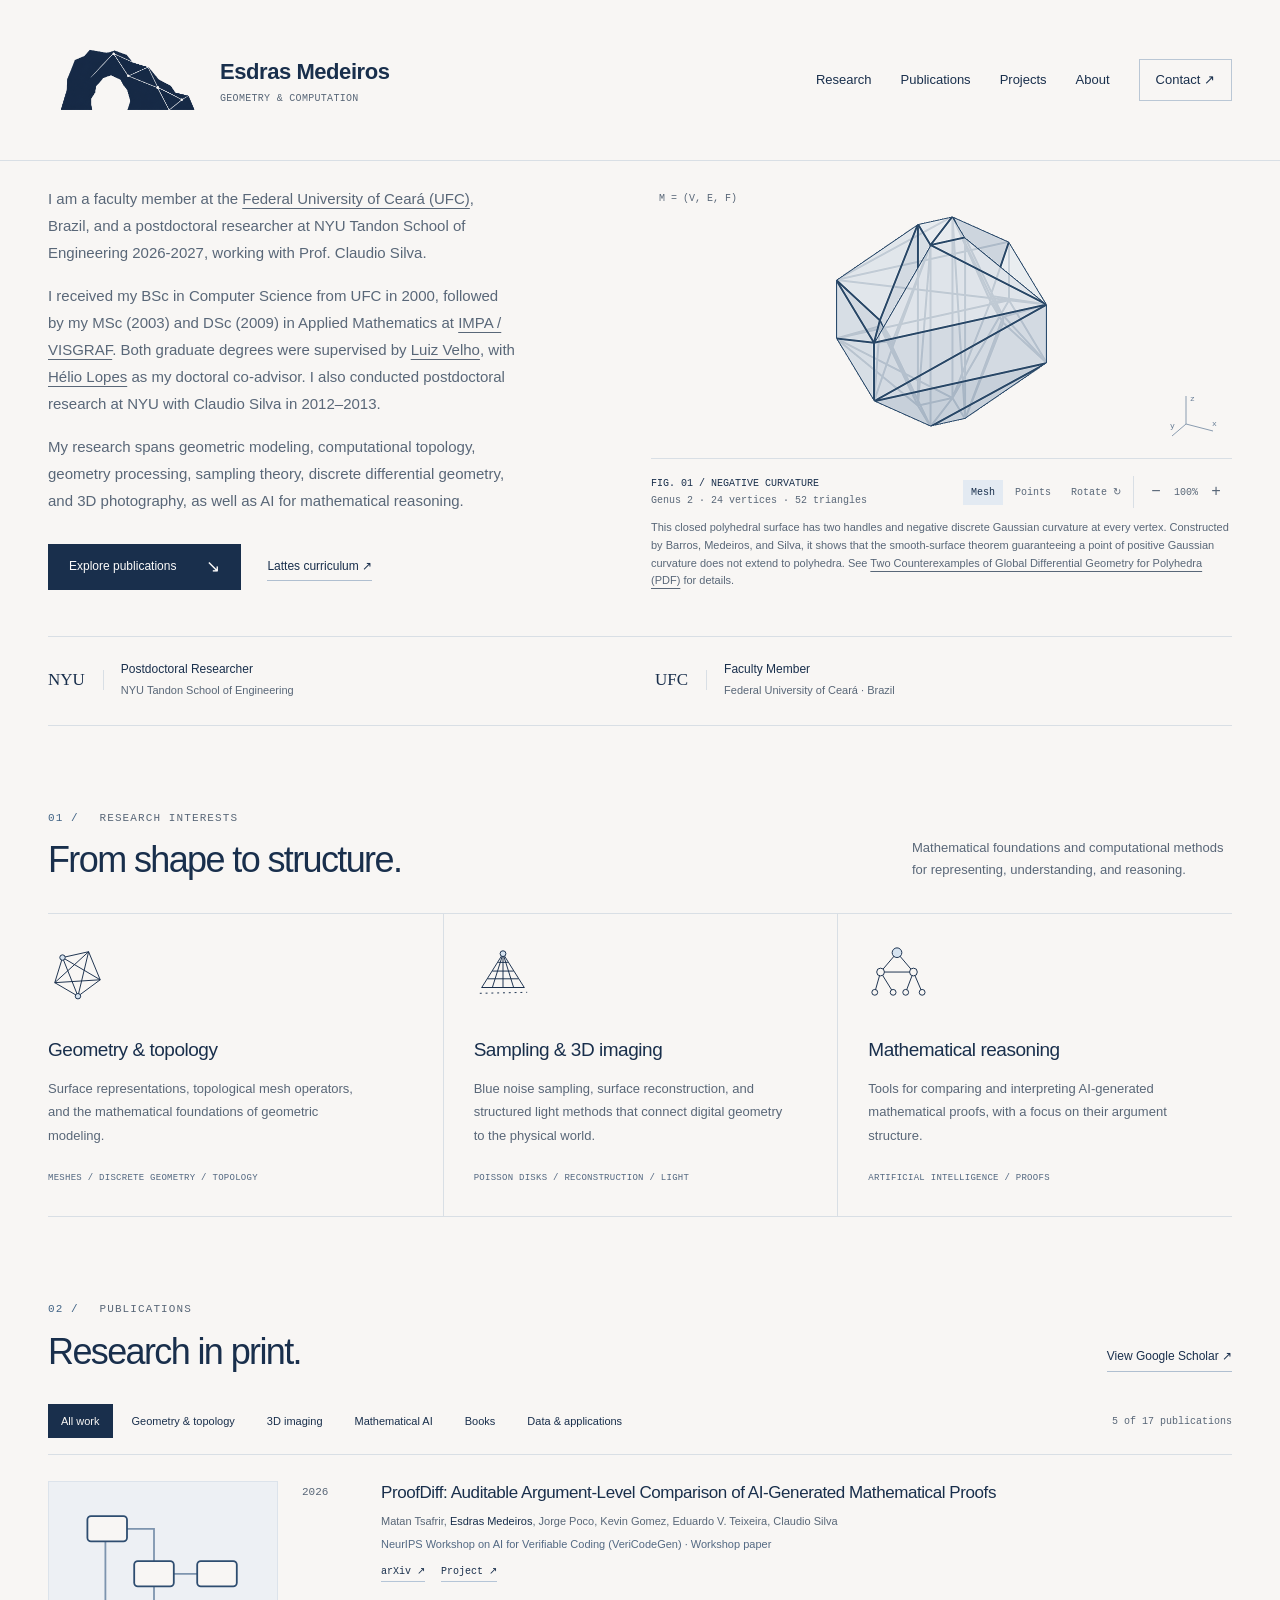
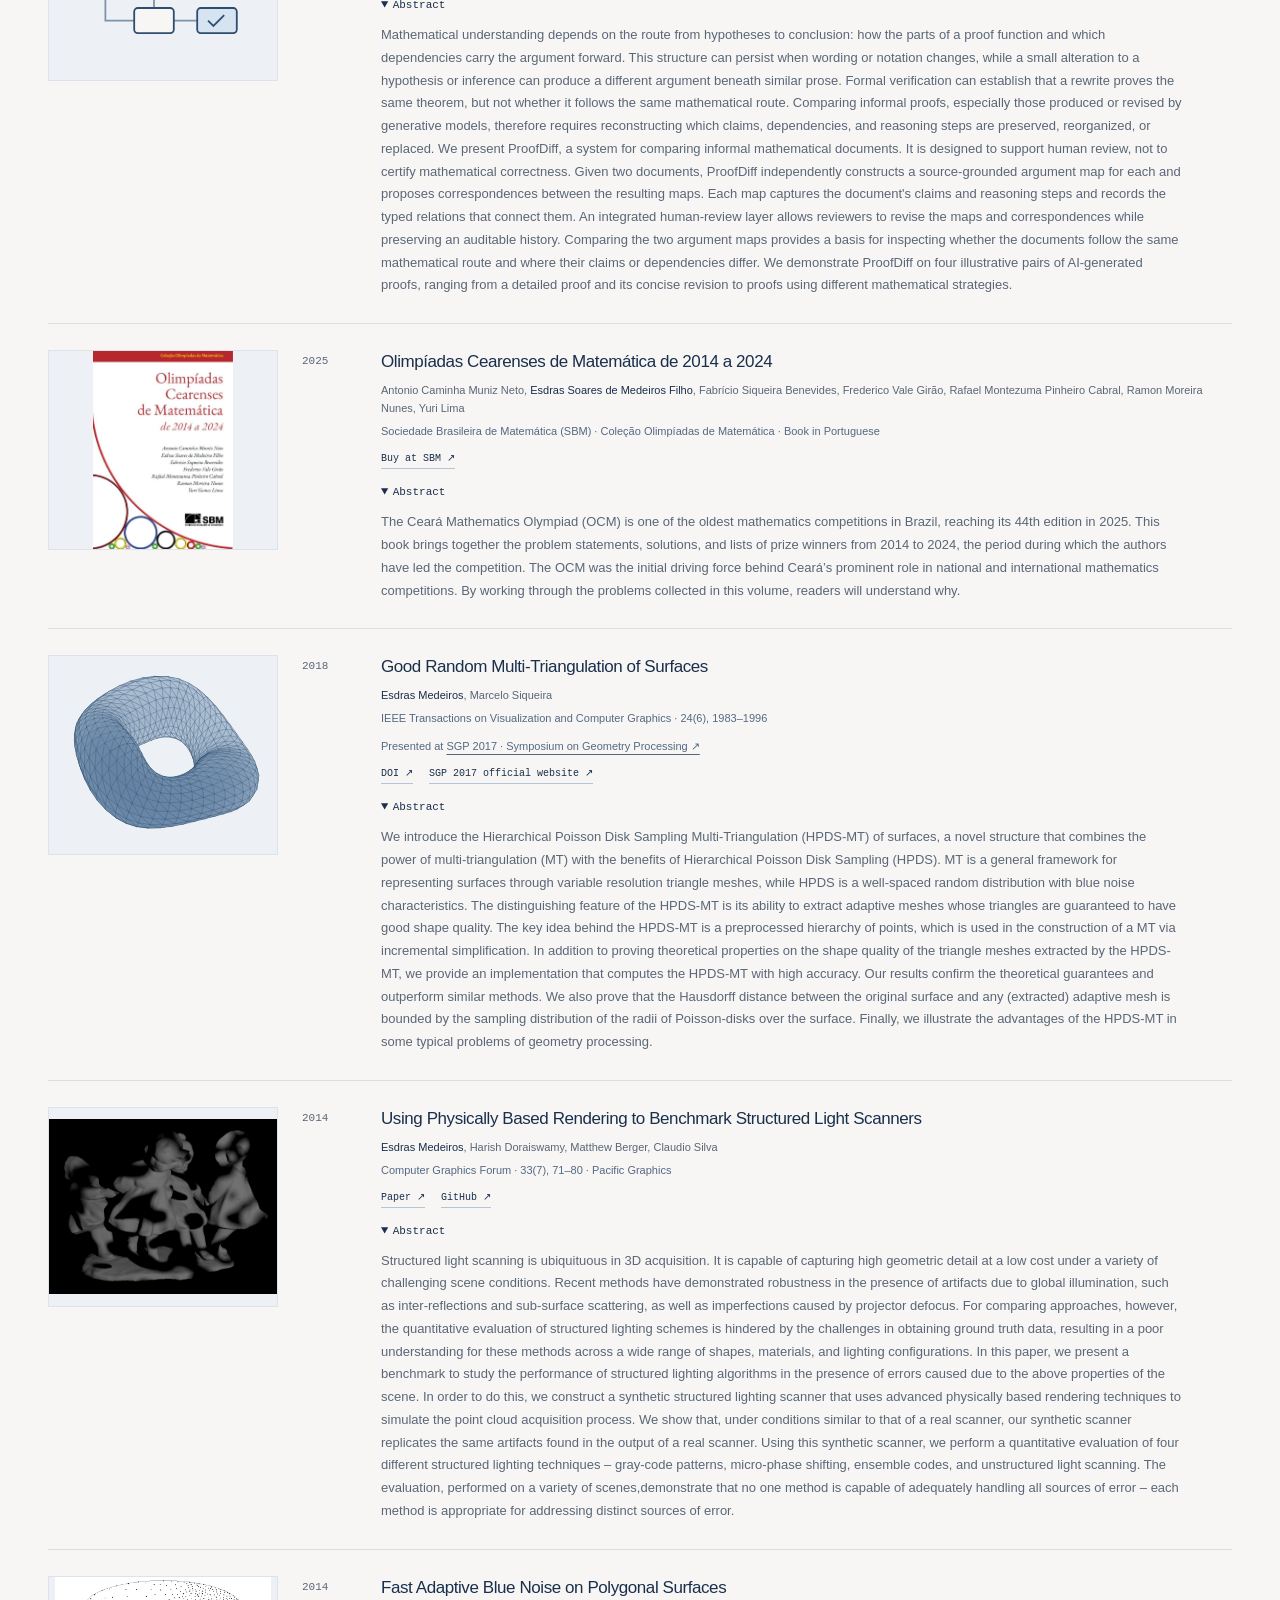
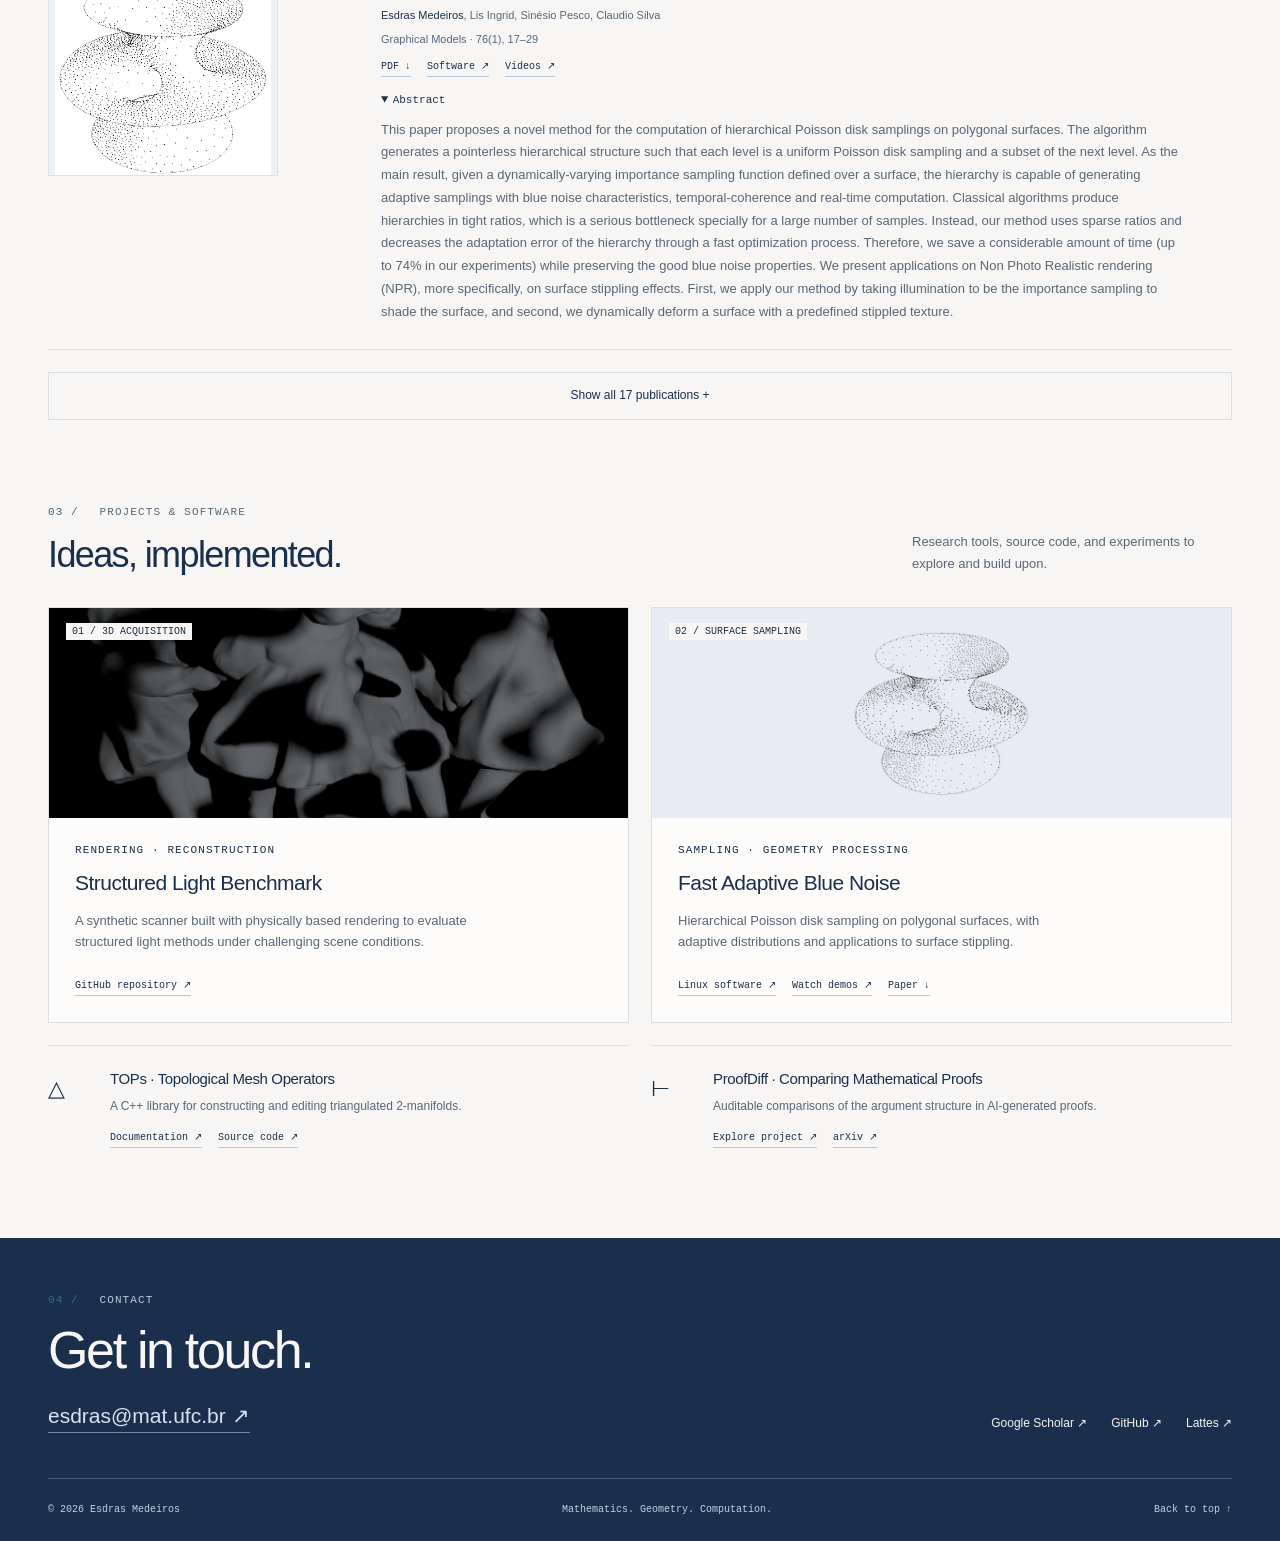
<file: index.html>
<!doctype html>
<html lang="en"><head>
  <meta charset="utf-8">
  <meta name="viewport" content="width=device-width, initial-scale=1">
  <meta name="description" content="Geometry processing, computational topology, 3D imaging, and AI for mathematical reasoning. Publications and research software.">
  <meta name="theme-color" content="#192f4c">
  <meta property="og:title" content="Esdras Medeiros · Geometry &amp; Computation">
  <meta property="og:description" content="Mathematician working on geometry processing, computational topology, 3D imaging, and AI for mathematical reasoning. Publications and research software.">
  <meta property="og:type" content="website">
  <title>Esdras Medeiros · Geometry &amp; Computation</title>
  <link rel="icon" href="assets/mylogo-transparent.png" type="image/png">
  <link rel="stylesheet" href="assets/style.css?v=7dc8fce4de2f">
  <script src="assets/site.js?v=934fb788c1eb" defer></script>
</head>
<body id="top">
<a class="skip-link" href="#main">Skip to content</a>
<header class="site-header"><div class="container header-inner">
  <a class="brand" href="#top" aria-label="Esdras Medeiros home"><img class="brand-logo" src="assets/mylogo-transparent.png" alt="" width="160" height="160"><span>Esdras Medeiros<small>GEOMETRY &amp; COMPUTATION</small></span></a>
  <button class="menu-toggle" type="button" aria-expanded="false" aria-controls="main-nav">Menu <span aria-hidden="true">＋</span></button>
  <nav id="main-nav" aria-label="Main navigation"><a href="#research">Research</a><a href="#publications">Publications</a><a href="#projects">Projects</a><a href="#about">About</a><a class="contact-nav" href="#contact">Contact ↗</a></nav>
</div></header>
<main id="main"><div class="container">
  <section class="hero" id="about" aria-label="Academic background and interactive geometry">
    <div class="hero-copy">
      <p class="hero-description">I am a faculty member at the <a href="https://www.ufc.br/">Federal University of Ceará (UFC)</a>, Brazil, and a postdoctoral researcher at NYU Tandon School of Engineering 2026-2027, working with Prof. Claudio Silva.</p>
      <p class="hero-description">I received my BSc in Computer Science from UFC in 2000, followed by my MSc (2003) and DSc (2009) in Applied Mathematics at <a href="https://www.visgraf.impa.br/">IMPA / VISGRAF</a>. Both graduate degrees were supervised by <a href="https://w3.impa.br/~lvelho/">Luiz Velho</a>, with <a href="https://www.inf.puc-rio.br/en/teacher/helio-cortes-vieira-lopes/">Hélio Lopes</a> as my doctoral co-advisor. I also conducted postdoctoral research at NYU with Claudio Silva in 2012–2013.</p>
      <p class="hero-description">My research spans geometric modeling, computational topology, geometry processing, sampling theory, discrete differential geometry, and 3D photography, as well as AI for mathematical reasoning.</p>
      <div class="hero-actions"><a class="button" href="#publications">Explore publications <span class="arrow" aria-hidden="true">↘</span></a><a class="text-link" href="https://buscatextual.cnpq.br/buscatextual/visualizacv.do?id=K4769367Z8">Lattes curriculum ↗</a></div>
    </div>
    <figure class="geometry-figure">
      <div class="surface-stage"><span class="figure-corner" aria-hidden="true">M = (V, E, F)</span>
        <img id="surface-fallback" src="assets/counterexample.png?v=047b907a0165" width="560" height="490" alt="The genus-two polyhedral counterexample, with 24 vertices and 52 triangles, has negative discrete Gaussian curvature at every vertex.">
        <canvas id="surface" width="560" height="490" aria-hidden="true" hidden></canvas>
        <svg class="figure-axis" viewBox="0 0 52 52" aria-hidden="true"><g fill="none" stroke="#8a9cb0"><path d="M18 33V5m0 28 27 7m-27-7L4 45"/></g><g fill="#657b94" font-family="monospace" font-size="8"><text x="22" y="10">z</text><text x="44" y="35">x</text><text x="2" y="37">y</text></g></svg>
      </div>
      <figcaption class="geometry-caption">
        <div class="geometry-caption-bar">
          <span><strong>FIG. 01 / NEGATIVE CURVATURE</strong><br>Genus 2 · 24 vertices · 52 triangles</span>
          <div class="geometry-controls" hidden aria-label="Surface visualization controls">
            <button type="button" data-surface-mode="mesh" aria-pressed="true">Mesh</button>
            <button type="button" data-surface-mode="points" aria-pressed="false">Points</button>
            <button id="rotate-surface" type="button" aria-label="Rotate surface by 30 degrees">Rotate ↻</button>
            <div class="surface-zoom" role="group" aria-label="Surface zoom">
              <button id="zoom-out-surface" type="button" aria-label="Zoom out" title="Zoom out">−</button>
              <output id="surface-zoom-level" aria-live="polite" aria-atomic="true">100%</output>
              <button id="zoom-in-surface" type="button" aria-label="Zoom in" title="Zoom in">+</button>
            </div>
          </div>
        </div>
        <p class="geometry-description">This closed polyhedral surface has two handles and negative discrete Gaussian curvature at every vertex. Constructed by Barros, Medeiros, and Silva, it shows that the smooth-surface theorem guaranteeing a point of positive Gaussian curvature does not extend to polyhedra. See <a href="papers/hyperbolic_bitori.pdf"><cite>Two Counterexamples of Global Differential Geometry for Polyhedra</cite> (PDF)</a> for details.</p>
      </figcaption>
    </figure>
  </section>
  <div class="affiliations" aria-label="Academic affiliations"><div class="affiliation"><span class="affiliation-mark">NYU</span><p>Postdoctoral Researcher<br><small>NYU Tandon School of Engineering</small></p></div><div class="affiliation"><span class="affiliation-mark">UFC</span><p>Faculty Member<br><small><a href="https://www.ufc.br/">Federal University of Ceará</a> · Brazil</small></p></div></div>
  <section class="section" id="research" aria-label="Research interests">
    <div class="section-heading"><div><p class="section-index"><span>01 /</span> Research interests</p><h2>From shape to structure.</h2></div><p class="section-intro">Mathematical foundations and computational methods for representing, understanding, and reasoning.</p></div>
    <div class="research-grid">
      <article class="research-card"><svg class="research-icon" viewBox="0 0 60 60" fill="none" stroke="currentColor" aria-hidden="true"><path d="m7 40 8-26 27-6 12 29-23 17Z M15 14l16 40m11-46L7 40l47-3-39-23m27-6L31 54"/><circle cx="15" cy="14" r="2.8" fill="#d6e3f0"/><circle cx="31" cy="54" r="2.8" fill="#d6e3f0"/></svg><h3>Geometry &amp; topology</h3><p>Surface representations, topological mesh operators, and the mathematical foundations of geometric modeling.</p><div class="research-tags">Meshes / Discrete geometry / Topology</div></article>
      <article class="research-card"><svg class="research-icon" viewBox="0 0 60 60" fill="none" stroke="currentColor" aria-hidden="true"><path d="M8 45 30 10l22 35Z M8 45h44M19 28h22M14 36h32M25 19h10M19 45l11-35 11 35M30 10v35"/><path d="m6 51 49-1" stroke-dasharray="2 4"/><circle cx="30" cy="10" r="3" fill="#d6e3f0"/></svg><h3>Sampling &amp; 3D imaging</h3><p>Blue noise sampling, surface reconstruction, and structured light methods that connect digital geometry to the physical world.</p><div class="research-tags">Poisson disks / Reconstruction / Light</div></article>
      <article class="research-card"><svg class="research-icon" viewBox="0 0 60 60" fill="none" stroke="currentColor" aria-hidden="true"><path d="m30 9-17 20m17-20 17 20M13 29l-6 21m6-21 13 21m21-21-8 21m8-21 9 21M13 29h34"/><g fill="#f8f6f4"><circle cx="30" cy="9" r="5" fill="#d6e3f0"/><circle cx="13" cy="29" r="4"/><circle cx="47" cy="29" r="4"/><circle cx="7" cy="50" r="3"/><circle cx="26" cy="50" r="3"/><circle cx="39" cy="50" r="3"/><circle cx="56" cy="50" r="3"/></g></svg><h3>Mathematical reasoning</h3><p>Tools for comparing and interpreting AI-generated mathematical proofs, with a focus on their argument structure.</p><div class="research-tags">Artificial intelligence / Proofs</div></article>
    </div>
  </section>
  <section class="section" id="publications" aria-label="Publications">
    <div class="section-heading"><div><p class="section-index"><span>02 /</span> Publications</p><h2>Research in print.</h2></div><a class="text-link" href="https://scholar.google.com/citations?user=mTiVl44AAAAJ&amp;hl=pt-BR">View Google Scholar ↗</a></div>
    <div class="publication-toolbar" hidden><div class="filters" role="group" aria-label="Filter publications by research area">
      <button class="filter" type="button" data-filter="all" aria-pressed="true">All work</button><button class="filter" type="button" data-filter="geometry" aria-pressed="false">Geometry &amp; topology</button><button class="filter" type="button" data-filter="imaging" aria-pressed="false">3D imaging</button><button class="filter" type="button" data-filter="ai" aria-pressed="false">Mathematical AI</button><button class="filter" type="button" data-filter="books" aria-pressed="false">Books</button><button class="filter" type="button" data-filter="data" aria-pressed="false">Data &amp; applications</button>
    </div><span class="result-count" aria-live="polite" aria-atomic="true"></span></div>
    <div class="publications-list">
        <article class="publication featured has-thumbnail" data-topic="ai">
          <div class="publication-image"><svg viewBox="0 0 100 90" fill="none" aria-hidden="true"><g stroke="#7d94ae"><path d="M18 16h27v25h35M18 16v51h27M45 41v26h35"/></g><g fill="#f8f6f4" stroke="#2e4d70"><rect x="8" y="9" width="22" height="14" rx="2"/><rect x="34" y="34" width="22" height="14" rx="2"/><rect x="69" y="34" width="22" height="14" rx="2"/><rect x="34" y="60" width="22" height="14" rx="2"/><rect x="69" y="60" width="22" height="14" rx="2" fill="#d6e3f0"/></g><path d="m75 67 3 3 6-6" stroke="#2e4d70"/></svg></div><div class="publication-year">2026</div>
          <div class="publication-content"><h3><a href="https://arxiv.org/abs/2611.10233">ProofDiff: Auditable Argument-Level Comparison of AI-Generated Mathematical Proofs</a></h3>
            <p class="authors">Matan Tsafrir, <strong>Esdras Medeiros</strong>, Jorge Poco, Kevin Gomez, Eduardo V. Teixeira, Claudio Silva</p><p class="venue">NeurIPS Workshop on AI for Verifiable Coding (VeriCodeGen) · Workshop paper</p>
            <div class="publication-links"><a href="https://arxiv.org/abs/2611.10233">arXiv ↗</a><a href="https://visualdslab.com/papers/ProofDiff/">Project ↗</a></div>
            <details class="publication-abstract" open>
              <summary>Abstract</summary>
              <p lang="en">Mathematical understanding depends on the route from hypotheses to conclusion: how the parts of a proof function and which dependencies carry the argument forward. This structure can persist when wording or notation changes, while a small alteration to a hypothesis or inference can produce a different argument beneath similar prose. Formal verification can establish that a rewrite proves the same theorem, but not whether it follows the same mathematical route. Comparing informal proofs, especially those produced or revised by generative models, therefore requires reconstructing which claims, dependencies, and reasoning steps are preserved, reorganized, or replaced. We present ProofDiff, a system for comparing informal mathematical documents. It is designed to support human review, not to certify mathematical correctness. Given two documents, ProofDiff independently constructs a source-grounded argument map for each and proposes correspondences between the resulting maps. Each map captures the document&#x27;s claims and reasoning steps and records the typed relations that connect them. An integrated human-review layer allows reviewers to revise the maps and correspondences while preserving an auditable history. Comparing the two argument maps provides a basis for inspecting whether the documents follow the same mathematical route and where their claims or dependencies differ. We demonstrate ProofDiff on four illustrative pairs of AI-generated proofs, ranging from a detailed proof and its concise revision to proofs using different mathematical strategies.</p>
            </details>
          </div>
        </article>
        <article class="publication featured has-thumbnail" data-topic="books" id="book-ocm">
          <div class="publication-image"><img src="assets/figures/olimpiadas-cearenses-2014-2024.webp" alt="Cover of Olimpíadas Cearenses de Matemática de 2014 a 2024, published by SBM." width="581" height="827" loading="lazy"></div><div class="publication-year">2025</div>
          <div class="publication-content"><h3><a href="https://loja.sbm.org.br/olimpiadas-cearenses-de-matematica-de-2014-a-2024.html" lang="pt-BR">Olimpíadas Cearenses de Matemática de 2014 a 2024</a></h3>
            <p class="authors">Antonio Caminha Muniz Neto, <strong>Esdras Soares de Medeiros Filho</strong>, Fabrício Siqueira Benevides, Frederico Vale Girão, Rafael Montezuma Pinheiro Cabral, Ramon Moreira Nunes, Yuri Lima</p><p class="venue">Sociedade Brasileira de Matemática (SBM) · Coleção Olimpíadas de Matemática · Book in Portuguese</p>
            <div class="publication-links"><a href="https://loja.sbm.org.br/olimpiadas-cearenses-de-matematica-de-2014-a-2024.html">Buy at SBM ↗</a></div>
            <details class="publication-abstract" open>
              <summary>Abstract</summary>
              <p lang="en">The Ceará Mathematics Olympiad (OCM) is one of the oldest mathematics competitions in Brazil, reaching its 44th edition in 2025. This book brings together the problem statements, solutions, and lists of prize winners from 2014 to 2024, the period during which the authors have led the competition. The OCM was the initial driving force behind Ceará’s prominent role in national and international mathematics competitions. By working through the problems collected in this volume, readers will understand why.</p>
            </details>
          </div>
        </article>
        <article class="publication has-thumbnail" data-topic="data" id="paper-biodiversidade">
          <div class="publication-image"><img src="assets/figures/biodiversidade.png" alt="Biodiversity loss curve showing species quantity against ecosystem area, with levels from insignificant to extreme." width="366" height="266" loading="lazy"></div><div class="publication-year">2021</div>
          <div class="publication-content"><h3><a href="https://doi.org/10.5902/1980509853310">Avaliação da perda da biodiversidade na Mata Atlântica</a></h3>
            <p class="authors">Antonia Francivan Vieira Castelo Branco, Patrícia Verônica Pinheiro Sales Lima, <strong>Esdras Soares de Medeiros Filho</strong>, Benedita Marta Gomes Costa, Tarcisio Praciano Pereira</p><p class="venue">Ciência Florestal · 31(4), 1885–1909</p>
            <div class="publication-links"><a href="https://doi.org/10.5902/1980509853310">Article / DOI ↗</a></div>
            <details class="publication-abstract" open>
              <summary>Abstract</summary>
              <p lang="en">The biodiversity of the Atlantic Forest is considered to be of exceptional biological importance, but its rich flora and fauna are threatened by deforestation. This study presents a model for assessing biodiversity loss, using the municipality of Viçosa do Ceará, in northeastern Brazil, as a case study. The method proposes an indicator to estimate biodiversity loss from the decline in the species richness of birds, mammals, and squamate reptiles in this habitat, based on the species–area relationship model. The results show that: (1) biodiversity loss in the study area is at an “extreme” level; (2) the average rates of change and the rate of biodiversity loss accelerate, so the greater the increase in deforested area, the faster the rate and acceleration of biodiversity loss; and (3) the curvature of the function indicates that biodiversity loss reaches a critical point when deforestation affects 93% of the ecosystem’s area. We conclude that the model for estimating losses of birds, mammals, and squamate reptiles proved effective in assessing biodiversity loss in the Atlantic Forest ecosystem.</p>
            </details>
          </div>
        </article>
        <article class="publication" data-topic="data">
          <div class="publication-year">2020</div>
          <div class="publication-content"><h3><a href="https://arxiv.org/abs/2003.01864">Visualizing and Understanding Large-Scale Assessments in Mathematics through Dimensionality Reduction</a></h3>
            <p class="authors"><strong>Esdras Medeiros</strong>, Jorge Lira, Romildo Silva, Caio Azevedo</p><p class="venue">arXiv · Preprint</p>
            <div class="publication-links"><a href="https://arxiv.org/abs/2003.01864">arXiv ↗</a></div>
            <details class="publication-abstract" open>
              <summary>Abstract</summary>
              <p lang="en">In this paper, we apply the Logistic PCA (LPCA) as a dimensionality reduction tool for visualizing patterns and characterizing the relevance of mathematics abilities from a given population measured by a large-scale assessment. We establish an equivalence of parameters between LPCA, Inner Product Representation (IPR) and the two paramenter logistic model (2PL) from the Item Response Theory (IRT). This equivalence provides three complemetary ways of looking at data that assists professionals in education to perform in-context interpretations. Particularly, we analyse the data collected from SPAECE, a large-scale assessment in Mathematics that has been applied yearly in the public educational system of the state of Ceará, Brazil. As the main result, we show that the the poor performance of examinees in the end of middle school is primarily caused by their disabilities in number sense.</p>
            </details>
          </div>
        </article>
        <article class="publication has-thumbnail" data-topic="geometry" id="paper-parametrizacao">
          <div class="publication-image"><img src="assets/figures/pablo.png" alt="Three checkerboard-textured head models and an energy plot comparing hierarchical and non-hierarchical parameterization." width="383" height="340" loading="lazy"></div><div class="publication-year">2019</div>
          <div class="publication-content"><h3><a href="https://doi.org/10.5753/sibgrapi.est.2019.8315">Parametrização hierárquica de superfícies poligonais construída com triangulação de Delaunay restrita</a></h3>
            <p class="authors">Pablo Telles, Romildo Silva, <strong>Esdras Medeiros</strong>, Sinésio Pesco</p><p class="venue">SIBGRAPI · Workshop of Work in Progress</p>

            <p class="publication-award"><img src="assets/gold-medal.svg" alt="" width="32" height="40" aria-hidden="true"><a href="https://sites.google.com/view/sinesiopesco/publications">Best Work Award · SIBGRAPI WIP 2019 ↗</a></p>
            <div class="publication-links"><a href="https://doi.org/10.5753/sibgrapi.est.2019.8315">DOI ↗</a></div>
            <details class="publication-abstract" open>
              <summary>Abstract</summary>
              <p lang="en">Triangulated surfaces can be parameterized hierarchically, allowing a surface and its parametric domain to be represented at multiple levels of detail and thus providing greater control over the parameterization. In this paper, we present a hierarchical structure for triangulated surfaces with disk topology, constructed using a constrained Delaunay triangulation. This construction avoids potential inconsistencies in topology or face orientation introduced into the triangulation by the simplification process. In addition, we use an optimization process within the hierarchy to reduce the distortions caused by the parameterization.</p>
            </details>
          </div>
        </article>
        <article class="publication featured has-thumbnail" data-topic="geometry">
          <div class="publication-image"><img src="assets/surface.svg" alt="" width="115" height="100" loading="lazy"></div><div class="publication-year">2018</div>
          <div class="publication-content"><h3><a href="https://doi.org/10.1109/TVCG.2017.2704078">Good Random Multi-Triangulation of Surfaces</a></h3>
            <p class="authors"><strong>Esdras Medeiros</strong>, Marcelo Siqueira</p><p class="venue">IEEE Transactions on Visualization and Computer Graphics · 24(6), 1983–1996</p>
            <p class="venue">Presented at <a href="https://www.realtimerendering.com/kesen/sgp2017Papers.htm">SGP 2017 · Symposium on Geometry Processing ↗</a></p>
            <div class="publication-links"><a href="https://doi.org/10.1109/TVCG.2017.2704078">DOI ↗</a><a href="https://geometry.cs.ucl.ac.uk/SGP2017/">SGP 2017 official website ↗</a></div>
            <details class="publication-abstract" open>
              <summary>Abstract</summary>
              <p lang="en">We introduce the Hierarchical Poisson Disk Sampling Multi-Triangulation (HPDS-MT) of surfaces, a novel structure that combines the power of multi-triangulation (MT) with the benefits of Hierarchical Poisson Disk Sampling (HPDS). MT is a general framework for representing surfaces through variable resolution triangle meshes, while HPDS is a well-spaced random distribution with blue noise characteristics. The distinguishing feature of the HPDS-MT is its ability to extract adaptive meshes whose triangles are guaranteed to have good shape quality. The key idea behind the HPDS-MT is a preprocessed hierarchy of points, which is used in the construction of a MT via incremental simplification. In addition to proving theoretical properties on the shape quality of the triangle meshes extracted by the HPDS-MT, we provide an implementation that computes the HPDS-MT with high accuracy. Our results confirm the theoretical guarantees and outperform similar methods. We also prove that the Hausdorff distance between the original surface and any (extracted) adaptive mesh is bounded by the sampling distribution of the radii of Poisson-disks over the surface. Finally, we illustrate the advantages of the HPDS-MT in some typical problems of geometry processing.</p>
            </details>
          </div>
        </article>
        <article class="publication featured has-thumbnail" data-topic="imaging">
          <div class="publication-image"><img src="assets/figures/structured-light.webp" alt="" width="538" height="414" loading="lazy"></div><div class="publication-year">2014</div>
          <div class="publication-content"><h3><a href="https://github.com/esdrasmedeiros/structured-light-benchmark/blob/main/paper/pbrtSlBenchmark.pdf">Using Physically Based Rendering to Benchmark Structured Light Scanners</a></h3>
            <p class="authors"><strong>Esdras Medeiros</strong>, Harish Doraiswamy, Matthew Berger, Claudio Silva</p><p class="venue">Computer Graphics Forum · 33(7), 71–80 · Pacific Graphics</p>
            <div class="publication-links"><a href="https://github.com/esdrasmedeiros/structured-light-benchmark/blob/main/paper/pbrtSlBenchmark.pdf">Paper ↗</a><a href="https://github.com/esdrasmedeiros/structured-light-benchmark">GitHub ↗</a></div>
            <details class="publication-abstract" open>
              <summary>Abstract</summary>
              <p lang="en">Structured light scanning is ubiquituous in 3D acquisition. It is capable of capturing high geometric detail at a low cost under a variety of challenging scene conditions. Recent methods have demonstrated robustness in the presence of artifacts due to global illumination, such as inter-reflections and sub-surface scattering, as well as imperfections caused by projector defocus. For comparing approaches, however, the quantitative evaluation of structured lighting schemes is hindered by the challenges in obtaining ground truth data, resulting in a poor understanding for these methods across a wide range of shapes, materials, and lighting configurations. In this paper, we present a benchmark to study the performance of structured lighting algorithms in the presence of errors caused due to the above properties of the scene. In order to do this, we construct a synthetic structured lighting scanner that uses advanced physically based rendering techniques to simulate the point cloud acquisition process. We show that, under conditions similar to that of a real scanner, our synthetic scanner replicates the same artifacts found in the output of a real scanner. Using this synthetic scanner, we perform a quantitative evaluation of four different structured lighting techniques – gray-code patterns, micro-phase shifting, ensemble codes, and unstructured light scanning. The evaluation, performed on a variety of scenes,demonstrate that no one method is capable of adequately handling all sources of error – each method is appropriate for addressing distinct sources of error.</p>
            </details>
          </div>
        </article>
        <article class="publication featured has-thumbnail" data-topic="geometry">
          <div class="publication-image"><img src="assets/figures/costa.webp" alt="" width="772" height="705" loading="lazy"></div><div class="publication-year">2014</div>
          <div class="publication-content"><h3><a href="papers/fastAdaptiveBlueNoise.pdf">Fast Adaptive Blue Noise on Polygonal Surfaces</a></h3>
            <p class="authors"><strong>Esdras Medeiros</strong>, Lis Ingrid, Sinésio Pesco, Claudio Silva</p><p class="venue">Graphical Models · 76(1), 17–29</p>
            <div class="publication-links"><a href="papers/fastAdaptiveBlueNoise.pdf">PDF ↓</a><a href="https://github.com/esdrasmedeiros/fastAdaptiveBlueNoise">Software ↗</a><a href="https://github.com/esdrasmedeiros/fastAdaptiveBlueNoise/tree/main/videos">Videos ↗</a></div>
            <details class="publication-abstract" open>
              <summary>Abstract</summary>
              <p lang="en">This paper proposes a novel method for the computation of hierarchical Poisson disk samplings on polygonal surfaces. The algorithm generates a pointerless hierarchical structure such that each level is a uniform Poisson disk sampling and a subset of the next level. As the main result, given a dynamically-varying importance sampling function defined over a surface, the hierarchy is capable of generating adaptive samplings with blue noise characteristics, temporal-coherence and real-time computation. Classical algorithms produce hierarchies in tight ratios, which is a serious bottleneck specially for a large number of samples. Instead, our method uses sparse ratios and decreases the adaptation error of the hierarchy through a fast optimization process. Therefore, we save a considerable amount of time (up to 74% in our experiments) while preserving the good blue noise properties. We present applications on Non Photo Realistic rendering (NPR), more specifically, on surface stippling effects. First, we apply our method by taking illumination to be the importance sampling to shade the surface, and second, we dynamically deform a surface with a predefined stippled texture.</p>
            </details>
          </div>
        </article>
        <article class="publication has-thumbnail" data-topic="geometry">
          <div class="publication-image"><img src="assets/figures/bitori1.gif" alt="Animated polyhedral surface from the differential geometry counterexamples." width="327" height="267" loading="lazy"></div><div class="publication-year">2011</div>
          <div class="publication-content"><h3><a href="papers/hyperbolic_bitori.pdf">Two Counterexamples of Global Differential Geometry for Polyhedra</a></h3>
            <p class="authors">Abdênago Barros, <strong>Esdras Medeiros</strong>, Romildo Silva</p><p class="venue">JP Journal of Geometry and Topology · 11(1), 65–76</p>
            <div class="publication-links"><a href="papers/hyperbolic_bitori.pdf">PDF ↓</a></div>
            <details class="publication-abstract" open>
              <summary>Abstract</summary>
              <p lang="en">In this article we show, by giving counterexamples, that two classical results of global differential geometry are not valid for polyhedral surfaces. Considering the set of compact smooth surfaces we exhibit counterexamples concerning the Cohn-Vossen theorem and the existence of elliptical points. The key point on the construction of such polyhedral surfaces is the application of a nice discrete version of the Gaussian curvature.</p>
            </details>
          </div>
        </article>
        <article class="publication has-thumbnail" data-topic="geometry">
          <div class="publication-image"><img src="assets/figures/tops_2_1.webp" alt="The TOPs logo constructed from a triangular mesh." width="172" height="228" loading="lazy"></div><div class="publication-year">2010</div>
          <div class="publication-content"><h3><a href="papers/tops_cagd.pdf">Topological Mesh Operators</a></h3>
            <p class="authors">Thomas Lewiner, Hélio Lopes, <strong>Esdras Medeiros</strong>, Geovan Tavares, Luiz Velho</p><p class="venue">Computer Aided Geometric Design · 27(1), 1–22</p>
            <div class="publication-links"><a href="papers/tops_cagd.pdf">PDF ↓</a><a href="https://github.com/esdrasmedeiros/tops#readme">Documentation ↗</a><a href="https://github.com/esdrasmedeiros/tops">Source ↗</a></div>
            <details class="publication-abstract" open>
              <summary>Abstract</summary>
              <p lang="en">In this paper we introduce an unified framework for topological manipulation on triangulated 2-manifolds with or without boundary. We show that there are two kinds of primitive operators on the underlying meshes: operators that change the topological characteristic of the mesh and operators that just modify its combinatorial structure. We present such operators and demonstrate that they provide a complete and coherent set of elementary operations for mesh construction and editing.</p>
            </details>
          </div>
        </article>
        <article class="publication has-thumbnail" data-topic="geometry">
          <div class="publication-image"><img src="assets/figures/triang_graph.webp" alt="A triangulation of Poisson disk samples and its triangle-quality histogram." width="270" height="427" loading="lazy"></div><div class="publication-year">2009</div>
          <div class="publication-content"><h3><a href="papers/ijsm_2009.pdf">On 2D Solid α-Complexes of Poisson Disc Samplings</a></h3>
            <p class="authors"><strong>Esdras Medeiros</strong>, Luiz Velho, Hélio Lopes, Thomas Lewiner</p><p class="venue">International Journal of Shape Modeling · 15(1–2), 77–91</p>
            <div class="publication-links"><a href="papers/ijsm_2009.pdf">PDF ↓</a></div>
            <details class="publication-abstract" open>
              <summary>Abstract</summary>
              <p lang="en">This paper studies triangulations obtained from Poisson disc sampling. The Poisson disc sampling strategy with radius parameter α can be used to obtain a set of points in the interior or on the boundary of a given solid object in the plane. Using this sampling, one can construct a triangulation from its α-complex. In this work we give two contributions: the quality of this triangulation in terms of triangles aspect ratio and a sampling condition with topological guarantee. If we choose the same parameter alpha for the Poisson disc sampling and for the solid alpha-complex, we prove that all the triangles in the complex have aspect ratio less or equal than 4√3, which is only three times the aspect ratio of an equilateral triangle. Moreover, we prove that this bound is tight. We also establish a condition on radius parameter α that allows to recover, with topological guarantees, the original solid object from the α-complex representation.</p>
            </details>
          </div>
        </article>
        <article id="paper-gencode-2006" class="publication has-thumbnail" data-topic="geometry">
          <div class="publication-image"><img src="assets/figures/gencode_cgf.webp" alt="A GEncode diagram showing a front cell, apex, and geometric function." width="381" height="250" loading="lazy"></div><div class="publication-year">2006</div>
          <div class="publication-content"><h3><a href="papers/gencode_cgf.pdf">GEncode: Geometry-Driven Compression for General Meshes</a></h3>
            <p class="authors">Thomas Lewiner, Marcos Craizer, Hélio Lopes, Sinésio Pesco, Luiz Velho, <strong>Esdras Medeiros</strong></p><p class="venue">Computer Graphics Forum · 25(4), 685–695</p>

            <p class="publication-award"><img src="assets/gold-medal.svg" alt="" width="32" height="40" aria-hidden="true"><a href="https://www.visgraf.impa.br/visgraf20anos/visgraf-20anos.pdf">SIBGRAPI 2005 Best Papers Award · conference version ↗</a></p>
            <div class="publication-links"><a href="papers/gencode_cgf.pdf">PDF ↓</a></div>
            <details class="publication-abstract" open>
              <summary>Abstract</summary>
              <p lang="en">Performances of actual mesh compression algorithms vary significantly depending on the type of model it encodes. These methods rely on prior assumptions on the mesh to be efficient, such as regular connectivity, simple topology and similarity between its elements. However, these priors are implicit in usual schemes, harming their suitability for specific models. In particular, connectivity–driven schemes are difficult to generalise to higher dimensions and to handle topological singularities. GEncode is a new single–rate, geometry–driven compression scheme where prior knowledge of the mesh is plugged into the coder in an explicit manner. It encodes meshes of arbitrary dimension without topological restrictions, but can incorporate topological properties, such as manifoldness, to improve the compression ratio. Prior knowledge of the geometry is taken as an input of the algorithm, represented by a function of the local geometry. This suits particularly well for scanned and remeshed models, where exact geometric priors are available. Compression results surfaces and volumes are competitive with existing schemes.</p>
            </details>
          </div>
        </article>
        <article id="paper-gencode-2005" class="publication has-thumbnail" data-topic="geometry">
          <div class="publication-image"><img src="assets/figures/horse_length.webp" alt="A horse mesh colored by a geometric quantity, alongside its histogram." width="685" height="574" loading="lazy"></div><div class="publication-year">2005</div>
          <div class="publication-content"><h3><a href="papers/gencode_sibgrapi.pdf">GEncode: Geometry-Driven Compression in Arbitrary Dimension and Co-Dimension</a></h3>
            <p class="authors">Thomas Lewiner, Marcos Craizer, Hélio Lopes, Sinésio Pesco, Luiz Velho, <strong>Esdras Medeiros</strong></p><p class="venue">SIBGRAPI · Natal, Brazil</p>

            <p class="publication-award"><img src="assets/gold-medal.svg" alt="" width="32" height="40" aria-hidden="true"><a href="https://www.visgraf.impa.br/visgraf20anos/visgraf-20anos.pdf">Best Papers Award · SIBGRAPI 2005 ↗</a></p>
            <div class="publication-links"><a href="papers/gencode_sibgrapi.pdf">PDF ↓</a></div>
            <details class="publication-abstract" open>
              <summary>Abstract</summary>
              <p lang="en">Among the mesh compression algorithms, different schemes compress better specific categories of model. In particular, geometry–driven approaches have shown outstanding performances on isosurfaces. It would be expected these algorithm to also encode well meshes reconstructed from the geometry, or optimized by a geometric re–meshing. GEncode is a new single–rate compression scheme that compresses the connectivity of these meshes at almost zero–cost. It improves existing geometry–driven schemes for general meshes on both geometry and connectivity compression. This scheme extends naturally to meshes of arbitrary dimensions in arbitrary ambient space, and deals gracefully with non–manifold meshes. Compression results for surfaces are competitive with existing schemes.</p>
            </details>
          </div>
        </article>
        <article class="publication has-thumbnail" data-topic="imaging books">
          <div class="publication-image"><img src="assets/figures/sapo.webp" alt="The 3D Photography book illustration with reconstructed objects." width="237" height="176" loading="lazy"></div><div class="publication-year">2005</div>
          <div class="publication-content"><h3><a href="papers/fotografia-3d.pdf">Fotografia 3D</a></h3>
            <p class="authors">Luiz Velho, Paulo Carvalho, <strong>Esdras Soares</strong>, Asla Sá, Anselmo Montenegro, Adelailson Peixoto, Luiz Antonio Rivera</p><p class="venue">25º Colóquio Brasileiro de Matemática · IMPA · Book in Portuguese</p>
            <div class="publication-links"><a href="papers/fotografia-3d.pdf">Book PDF ↓</a></div>
            <details class="publication-abstract" open>
              <summary>Abstract</summary>
              <p lang="en">This book grew out of a series of activities in image-based modeling carried out at IMPA’s VISGRAF Laboratory since 2001. These activities include courses, lectures, research projects, and master’s and doctoral theses. Together, they form a comprehensive line of research that became one of the main interests of the course organizers, Luiz Velho and Paulo Cezar Carvalho. For this reason, we invited our collaborators in this research—Asla Sá, Esdras Soares, Anselmo Antunes Montenegro, Luiz Rivera, and Adelailson Peixoto—to write the course notes. All of them explored related topics in their master’s or doctoral theses.</p>
              <p lang="en">The book introduces a recent area of computer graphics research known as 3D Photography. This field brings together methods for reconstructing three-dimensional objects from images. The book provides an overview of the 3D photography process, including camera calibration, the acquisition of geometric and photometric information, and model processing.</p>
            </details>
          </div>
        </article>
        <article class="publication has-thumbnail" data-topic="geometry">
          <div class="publication-image"><img src="assets/figures/alpha1.webp" alt="An alpha-shaped sample set used to illustrate planar ball-pivoting." width="200" height="188" loading="lazy"></div><div class="publication-year">2004</div>
          <div class="publication-content"><h3><a href="papers/restBPA.pdf">Restricted BPA: Applying Ball-Pivoting on the Plane</a></h3>
            <p class="authors"><strong>Esdras Medeiros</strong>, Luiz Velho, Hélio Lopes</p><p class="venue">SIBGRAPI · Curitiba, Brazil</p>
            <div class="publication-links"><a href="papers/restBPA.pdf">PDF ↓</a></div>
            <details class="publication-abstract" open>
              <summary>Abstract</summary>
              <p lang="en">In this article we propose a new 2D triangulation method based on the ball-pivoting algorithm (BPA). The BPA is an interesting advancing front approach for surface reconstruction that uses a ball of fixed radius traversing the 3D sample points by pivoting front edges and attaching triangles to the mesh. Given a set of 2D points, our method applies the BPA on them assuming that they have a constant third coordinate. We show that such geometrical restriction implies in several simplifications on the original BPA implementation. We demonstrate that the resulted triangulation is a solid alpha complex, a special subset of Delaunay Triangulations that is closely related to alpha shapes. The BPA efficency is extremely dependent on the uniformity of the sampling and on the ball radius. We also present an efficient generalization of our method to obtain, in an adaptive way, 2D solid alpha complexes of generic samplings (uniform or non-uniform) free from the influence of ball size.</p>
            </details>
          </div>
        </article>
        <article class="publication has-thumbnail" data-topic="geometry">
          <div class="publication-image"><img src="assets/figures/bunny2.webp" alt="A bunny surface partially reconstructed with triangles from sampled points." width="362" height="356" loading="lazy"></div><div class="publication-year">2003</div>
          <div class="publication-content"><h3><a href="papers/topframe.pdf">A Topological Framework for Advancing Front Triangulation</a></h3>
            <p class="authors"><strong>Esdras Medeiros</strong>, Luiz Velho, Hélio Lopes</p><p class="venue">SIBGRAPI · São Carlos, Brazil</p>
            <div class="publication-links"><a href="papers/topframe.pdf">PDF ↓</a></div>
            <details class="publication-abstract" open>
              <summary>Abstract</summary>
              <p lang="en">In this paper we study advancing front methods for surface reconstruction. We propose a topological framework based on handlebody theory to implement such methods in a simple and robust way. As an example of the application of this framework we show an implementation of the Ball-Pivoting Algorithm.</p>
            </details>
          </div>
        </article>
        <article class="publication has-thumbnail" data-topic="imaging">
          <div class="publication-image"><img src="assets/figures/elefante.webp" alt="Structured light stripes projected onto an elephant figurine." width="147" height="200" loading="lazy"></div><div class="publication-year">2002</div>
          <div class="publication-content"><h3><a href="https://www.visgraf.impa.br/Data/RefBib/PS_PDF/rita-survey/survey.pdf">Coded Structured Light for 3D-Photography: An Overview</a></h3>
            <p class="authors">Asla M. Sá, <strong>Esdras Medeiros</strong>, Paulo Cezar Carvalho, Luiz Velho</p><p class="venue">RITA — Revista de Informática Teórica e Aplicada</p>
            <div class="publication-links"><a href="https://www.visgraf.impa.br/Data/RefBib/PS_PDF/rita-survey/survey.pdf">PDF at IMPA ↗</a></div>
            <details class="publication-abstract" open>
              <summary>Abstract</summary>
              <p lang="en">This survey describes the methodology of coding structured light for recovering depth information of scenes and outlines the main approaches used in the area. A new taxonomy of the methods is proposed and the trends in recent work are presented and discused.</p>
            </details>
          </div>
        </article>
    </div>
    <button class="publication-more" type="button" aria-expanded="false" hidden>Show all publications ＋</button>
  </section>
  <section class="section" id="projects" aria-label="Projects and software">
    <div class="section-heading"><div><p class="section-index"><span>03 /</span> Projects &amp; software</p><h2>Ideas, implemented.</h2></div><p class="section-intro">Research tools, source code, and experiments to explore and build upon.</p></div>
    <div class="projects-grid">
      <article class="project-card"><div class="project-visual"><span class="project-number">01 / 3D ACQUISITION</span><img class="scan" src="assets/figures/structured-light.webp" alt="Structured light scanning of a 3D model." width="538" height="414" loading="lazy"></div><div class="project-content"><div class="meta-label">Rendering · Reconstruction</div><h3>Structured Light Benchmark</h3><p>A synthetic scanner built with physically based rendering to evaluate structured light methods under challenging scene conditions.</p><div class="publication-links"><a href="https://github.com/esdrasmedeiros/structured-light-benchmark">GitHub repository ↗</a></div></div></article>
      <article class="project-card"><div class="project-visual"><span class="project-number">02 / SURFACE SAMPLING</span><img src="assets/figures/costa.webp" alt="A stippled surface illustrating adaptive blue noise sampling." width="772" height="705" loading="lazy"></div><div class="project-content"><div class="meta-label">Sampling · Geometry processing</div><h3>Fast Adaptive Blue Noise</h3><p>Hierarchical Poisson disk sampling on polygonal surfaces, with adaptive distributions and applications to surface stippling.</p><div class="publication-links"><a href="https://github.com/esdrasmedeiros/fastAdaptiveBlueNoise">Linux software ↗</a><a href="https://github.com/esdrasmedeiros/fastAdaptiveBlueNoise/tree/main/videos">Watch demos ↗</a><a href="papers/fastAdaptiveBlueNoise.pdf">Paper ↓</a></div></div></article>
    </div>
    <div class="project-extra"><article class="project-mini"><span class="mini-icon" aria-hidden="true">△</span><div><h3>TOPs · Topological Mesh Operators</h3><p>A C++ library for constructing and editing triangulated 2-manifolds.</p><div class="publication-links"><a href="https://github.com/esdrasmedeiros/tops#readme">Documentation ↗</a><a href="https://github.com/esdrasmedeiros/tops">Source code ↗</a></div></div></article><article class="project-mini"><span class="mini-icon" aria-hidden="true">⊢</span><div><h3>ProofDiff · Comparing Mathematical Proofs</h3><p>Auditable comparisons of the argument structure in AI-generated proofs.</p><div class="publication-links"><a href="https://visualdslab.com/papers/ProofDiff/">Explore project ↗</a><a href="https://arxiv.org/abs/2611.10233">arXiv ↗</a></div></div></article></div>
  </section>
</div>
<section class="contact" id="contact" aria-label="Contact"><div class="container"><div class="contact-inner"><div><p class="section-index"><span>04 /</span> Contact</p><h2>Get in touch.</h2><a class="contact-email" href="mailto:esdras@mat.ufc.br">esdras@mat.ufc.br ↗</a></div><div class="contact-links"><a href="https://scholar.google.com/citations?user=mTiVl44AAAAJ&amp;hl=pt-BR">Google Scholar ↗</a><a href="https://github.com/esdrasmedeiros">GitHub ↗</a><a href="https://buscatextual.cnpq.br/buscatextual/visualizacv.do?id=K4769367Z8">Lattes ↗</a></div></div><footer class="footer-line"><span>© 2026 Esdras Medeiros</span><span>Mathematics. Geometry. Computation.</span><a href="#top">Back to top ↑</a></footer></div></section>
</main></body></html>
</file>
<file: assets/style.css>
@charset "UTF-8";
:root {
  --paper:#f8f6f4;
  --white:#fdfcfb;
  --ink:#192f4c;
  --muted:#596778;
  --line:#d9dfe5;
  --accent:#d6e3f0;
  --mono:"SFMono-Regular",Consolas,"Liberation Mono",monospace;
  --sans:Inter,"Helvetica Neue",Arial,sans-serif;
}
* {
  box-sizing:border-box;
}
html {
  scroll-behavior:smooth;
  scroll-padding-top:100px;
}
body {
  margin:0;
  background:var(--paper);
  color:var(--ink);
  font:16px/1.65 var(--sans);
  -webkit-font-smoothing:antialiased;
}
a {
  color:inherit;
  text-underline-offset:4px;
  text-decoration-thickness:1px;
}
a:hover {
  color:#365d87;
}
button {
  font:inherit;
  color:inherit;
  cursor:pointer;
}
button:disabled {
  cursor:default;
}
a,button {
  touch-action:manipulation;
}
button,a {
  -webkit-tap-highlight-color:transparent;
}
:focus-visible {
  outline:3px solid #456e99;
  outline-offset:5px;
}
::selection {
  background:var(--accent);
  color:var(--ink);
}
img,svg,video {
  max-width:100%;
}
img {
  display:block;
}
button[hidden],[hidden] {
  display:none!important;
}
.container {
  width:min(1200px,calc(100% - 96px));
  margin-inline:auto;
}
.skip-link {
  position:absolute;
  top:-80px;
  left:24px;
  padding:10px 20px;
  background:var(--ink);
  color:white;
  z-index:20;
}
.skip-link:focus {
  top:12px;
}
.site-header {
  border-bottom:1px solid var(--line);
  background:var(--paper);
}
.header-inner {
  min-height:92px;
  display:flex;
  flex-wrap:wrap;
  align-items:center;
  justify-content:space-between;
  gap:28px;
}
.brand {
  max-width:100%;
  display:flex;
  align-items:center;
  gap:12px;
  text-decoration:none;
  font-weight:600;
  font-size:22px;
  letter-spacing:-.02em;
}
.brand-logo {
  width:160px;
  height:160px;
  object-fit:contain;
  flex-shrink:0;
}
.brand small {
  display:block;
  font:10px/1.5 var(--mono);
  font-weight:400;
  letter-spacing:.03em;
  color:var(--muted);
}
nav {
  display:flex;
  gap:29px;
  align-items:center;
}
nav a {
  font-size:13px;
  text-decoration:none;
  position:relative;
}
nav a:hover {
  text-decoration:underline;
}
nav .contact-nav {
  border:1px solid #bac7d5;
  padding:9px 16px;
}
.menu-toggle {
  display:none;
  background:none;
  border:1px solid var(--line);
  padding:7px 12px;
  font-size:13px;
}
.eyebrow,.section-index,.meta-label {
  font:11px/1.6 var(--mono);
  text-transform:uppercase;
  letter-spacing:.1em;
}
.eyebrow {
  display:flex;
  align-items:center;
  gap:9px;
}
.status-dot {
  width:6px;
  height:6px;
  background:#54769a;
  border-radius:50%;
  display:inline-block;
}
.hero {
  display:grid;
  grid-template-columns:1fr 1fr;
  gap:22px;
  padding-top:24px;
  padding-bottom:46px;
  align-items:start;
}
.hero h1 {
  font-size:clamp(60px,7.8vw,104px);
  line-height:.98;
  letter-spacing:-.075em;
  font-weight:500;
  margin:27px 0 26px;
}
.hero h1.background-title {
  font-size:clamp(32px,4vw,48px);
  line-height:1.1;
  letter-spacing:-.04em;
  margin:20px 0;
}
.hero h1 span {
  color:#426486;
}
.hero .tagline {
  font:italic 25px/1.3 Georgia,"Times New Roman",serif;
  letter-spacing:-.025em;
  margin-bottom:16px;
}
.hero-copy > :first-child {
  margin-top:0;
}
.hero-description {
  color:var(--muted);
  font-size:15px;
  max-width:56ch;
  line-height:1.8;
}
.hero-actions {
  display:flex;
  gap:26px;
  align-items:center;
  flex-wrap:wrap;
  margin-top:30px;
}
.button {
  display:inline-flex;
  align-items:center;
  justify-content:space-between;
  gap:30px;
  background:var(--ink);
  color:var(--white);
  padding:12px 20px;
  text-decoration:none;
  font-size:12px;
  border:1px solid var(--ink);
}
.button:hover {
  background:#2b486b;
  color:white;
}
.text-link {
  font-size:12px;
  text-decoration:none;
  border-bottom:1px solid #b0bfd0;
  padding-block:4px;
}
.arrow {
  font-size:17px;
  line-height:1;
}
.geometry-figure {
  margin:0;
  position:relative;
  align-self:stretch;
  display:flex;
  flex-direction:column;
  justify-content:flex-start;
  min-width:0;
  contain:size;
}
.surface-stage {
  position:relative;
  flex:1;
  min-height:0;
  isolation:isolate;
}
.surface-stage img,.surface-stage canvas {
  width:100%;
  height:100%;
  object-fit:contain;
  position:absolute;
  inset:0;
}
.surface-stage canvas {
  touch-action:pan-y;
  cursor:grab;
}
.surface-stage canvas:active {
  cursor:grabbing;
}
.figure-corner {
  position:absolute;
  left:8px;
  top:8px;
  font:10px var(--mono);
  color:var(--muted);
  z-index:1;
}
.figure-axis {
  position:absolute;
  bottom:15px;
  right:12px;
  width:52px;
  height:52px;
  z-index:1;
}
.geometry-caption {
  padding-top:16px;
  border-top:1px solid var(--line);
  font:10px/1.7 var(--mono);
  color:var(--muted);
}
.geometry-caption-bar {
  display:flex;
  flex-wrap:wrap;
  justify-content:space-between;
  align-items:center;
  gap:12px;
}
.geometry-description {
  margin:10px 0 0;
  font:11px/1.6 var(--sans);
}
.geometry-description cite {
  font-style:normal;
}
.geometry-caption strong {
  font-weight:400;
  color:var(--ink);
}
.geometry-controls {
  display:flex;
  flex-wrap:wrap;
  align-items:center;
  gap:4px;
}
.geometry-controls button {
  font:10px var(--mono);
  border:0;
  background:transparent;
  padding:7px 8px;
  color:var(--muted);
}
.geometry-controls button[aria-pressed="true"] {
  background:#e3eaf2;
  color:var(--ink);
}
.geometry-controls button:hover:not(:disabled) {
  background:#e3eaf2;
}
.geometry-controls button:disabled {
  opacity:.35;
  cursor:default;
}
.surface-zoom {
  display:flex;
  align-items:center;
  gap:2px;
  border-left:1px solid var(--line);
  padding-left:6px;
}
.surface-zoom button {
  min-width:32px;
  min-height:32px;
  font-size:16px;
}
.surface-zoom output {
  min-width:4ch;
  text-align:center;
}
.affiliations {
  border-top:1px solid var(--line);
  border-bottom:1px solid var(--line);
  display:grid;
  grid-template-columns:1fr 1fr;
  gap:30px;
  padding:22px 0 24px;
}
.affiliation {
  display:flex;
  gap:17px;
  align-items:center;
}
.affiliation-mark {
  font:17px Georgia,serif;
  border-right:1px solid var(--line);
  padding-right:18px;
}
.affiliation p {
  margin:0;
  font-size:12px;
  line-height:1.75;
}
.affiliation small {
  font-size:11px;
  color:var(--muted);
}
.affiliation a {
  text-decoration:none;
}
.section {
  padding:84px 0 0;
}
.section-heading {
  display:flex;
  justify-content:space-between;
  align-items:flex-end;
  gap:24px;
  margin-bottom:32px;
}
.section-index {
  color:var(--muted);
  margin:0 0 12px;
}
.section-index span {
  color:#426486;
  margin-right:13px;
}
h2 {
  font-size:36px;
  line-height:1.15;
  letter-spacing:-.045em;
  font-weight:500;
  margin:0;
}
h3 {
  font-weight:500;
  line-height:1.4;
  letter-spacing:-.025em;
}
p {
  margin:0 0 16px;
}
.section-intro {
  font-size:13px;
  color:var(--muted);
  max-width:320px;
  line-height:1.7;
  margin:0;
}
.research-grid {
  display:grid;
  grid-template-columns:repeat(3,1fr);
  border-block:1px solid var(--line);
}
.research-card {
  padding:30px 30px 30px 0;
}
.research-card+.research-card {
  padding-left:30px;
  border-left:1px solid var(--line);
}
.research-icon {
  width:58px;
  height:58px;
  margin-bottom:27px;
}
.research-card h3 {
  font-size:19px;
  margin:0 0 13px;
}
.research-card p {
  font-size:13px;
  color:var(--muted);
  line-height:1.8;
  margin-bottom:24px;
  max-width:320px;
}
.research-tags {
  font:9px/1.7 var(--mono);
  text-transform:uppercase;
  letter-spacing:.03em;
  color:#526780;
}
.publication-toolbar {
  display:flex;
  justify-content:space-between;
  gap:20px;
  align-items:center;
  border-bottom:1px solid var(--line);
  padding-bottom:16px;
}
.filters {
  display:flex;
  gap:6px;
  flex-wrap:wrap;
}
.filter {
  font-size:11px;
  padding:7px 12px;
  border:1px solid transparent;
  background:transparent;
}
.filter[aria-pressed="true"] {
  background:var(--ink);
  color:var(--paper);
}
.filter:hover {
  border-color:#a7b9cd;
}
.result-count {
  font:10px var(--mono);
  color:var(--muted);
  white-space:nowrap;
}
.publication {
  display:grid;
  grid-template-columns:230px 55px minmax(0,1fr);
  grid-template-areas:"thumbnail year details";
  gap:24px;
  padding:26px 0;
  border-bottom:1px solid var(--line);
  align-items:start;
}
.publication-image {
  grid-area:thumbnail;
  width:230px;
  height:200px;
  display:flex;
  align-items:center;
  justify-content:center;
  background:#edf0f4;
  overflow:hidden;
  border:1px solid #dce3eb;
}
.publication-image img {
  width:100%;
  height:100%;
  object-fit:contain;
}
.publication-image .wide {
  object-fit:cover;
}
.publication-image svg {
  width:180px;
  height:170px;
  max-height:100%;
}
.publication-year {
  grid-area:year;
  font:11px var(--mono);
  padding-top:5px;
  color:var(--muted);
}
.publication-content {
  grid-area:details;
  min-width:0;
}
.publication h3 {
  font-size:17px;
  line-height:1.4;
  margin:0 0 7px;
  max-width:730px;
}
.publication h3 a {
  text-decoration:none;
}
.publication h3 a:hover {
  text-decoration:underline;
}
.publication .authors {
  font-size:11px;
  color:var(--muted);
  margin:0 0 5px;
}
.authors strong {
  font-weight:500;
  color:var(--ink);
}
.venue {
  font-size:11px;
  color:#536983;
  margin:0 0 10px;
}
.publication-award {
  display:flex;
  align-items:center;
  gap:8px;
  margin:0 0 12px;
  font-size:11px;
  line-height:1.6;
}
.publication-award img {
  width:32px;
  height:40px;
  flex-shrink:0;
}
.publication-award a {
  display:inline-block;
  padding:4px 9px;
  border:1px solid #c8d5e3;
  border-radius:4px;
  background:#eaf0f7;
  color:var(--ink);
  text-decoration:none;
}
.publication-award a:hover { text-decoration:underline; }
.publication-abstract {
  margin-top:14px;
  max-width:111ch;
  font-size:13px;
  line-height:1.75;
}
.publication-abstract summary {
  width:fit-content;
  cursor:pointer;
  color:var(--ink);
  font:11px/1.8 var(--mono);
}
.publication-abstract summary:focus-visible {
  outline:2px solid var(--ink);
  outline-offset:4px;
}
.publication-abstract[open] summary { margin-bottom:8px; }
.publication-abstract p {
  margin:0;
  color:var(--muted);
}
.publication-links {
  display:flex;
  gap:16px;
  flex-wrap:wrap;
}
.publication-links a {
  font:10px/1.8 var(--mono);
  text-decoration:none;
  border-bottom:1px solid #b5c5d7;
}
.publication-links a:hover {
  border-color:var(--ink);
}
.publication-more {
  margin-top:22px;
  background:transparent;
  border:1px solid var(--line);
  width:100%;
  padding:13px;
  font-size:12px;
}
.publication-more:hover {
  background:#eaf0f6;
}
.projects-grid {
  display:grid;
  grid-template-columns:1fr 1fr;
  gap:22px;
}
.project-card {
  border:1px solid var(--line);
  background:var(--white);
  display:flex;
  flex-direction:column;
}
.project-visual {
  height:210px;
  display:flex;
  align-items:center;
  justify-content:center;
  overflow:hidden;
  background:#e5ecf4;
  position:relative;
}
.project-visual img {
  width:100%;
  height:100%;
  object-fit:contain;
  mix-blend-mode:multiply;
  padding:22px;
}
.project-visual .scan {
  padding:0;
  object-fit:cover;
}
.project-visual .project-number {
  position:absolute;
  top:15px;
  left:17px;
  font:10px var(--mono);
  z-index:1;
  background:var(--paper);
  padding:3px 6px;
}
.project-content {
  padding:24px 26px 26px;
  display:flex;
  flex-direction:column;
  flex-grow:1;
}
.project-content h3 {
  font-size:21px;
  margin:8px 0 13px;
}
.project-content p {
  font-size:13px;
  color:var(--muted);
  margin-bottom:24px;
  max-width:400px;
}
.project-content .publication-links {
  margin-top:auto;
}
.project-extra {
  display:grid;
  grid-template-columns:1fr 1fr;
  gap:22px;
  margin-top:22px;
}
.project-mini {
  border-top:1px solid var(--line);
  padding-top:22px;
  display:flex;
  gap:20px;
  align-items:flex-start;
}
.project-mini .mini-icon {
  font:22px var(--mono);
  padding-top:8px;
  min-width:42px;
}
.project-mini h3 {
  font-size:15px;
  margin:0 0 8px;
}
.project-mini p {
  font-size:12px;
  color:var(--muted);
  margin-bottom:12px;
}
.about-layout {
  display:grid;
  grid-template-columns:1.1fr 1fr;
  gap:90px;
}
.about-copy p {
  font-size:14px;
  color:var(--muted);
  line-height:1.9;
}
.about-copy .large-copy {
  font-size:21px;
  line-height:1.6;
  color:var(--ink);
  letter-spacing:-.025em;
}
.education {
  margin:0;
}
.education-row {
  padding:17px 0;
  border-top:1px solid var(--line);
  display:grid;
  grid-template-columns:54px 1fr;
  gap:18px;
}
.education dt {
  font:11px var(--mono);
  color:var(--muted);
  padding-top:4px;
}
.education dd {
  margin:0;
  font-size:13px;
}
.education dd small {
  display:block;
  font-size:11px;
  color:var(--muted);
  margin-top:4px;
}
.teaching {
  display:flex;
  align-items:center;
  justify-content:space-between;
  gap:30px;
  margin-top:40px;
  padding:24px 28px;
  background:#edf1f6;
  border-left:2px solid #7895b5;
}
.teaching h3 {
  font-size:15px;
  margin:0 0 5px;
}
.teaching p {
  font-size:12px;
  color:var(--muted);
  margin:0;
}
.contact {
  background:var(--ink);
  color:var(--paper);
  margin-top:90px;
  padding:54px 0 0;
}
.contact .section-index {
  color:#bdccdd;
}
.contact-inner {
  display:flex;
  align-items:flex-end;
  justify-content:space-between;
  gap:40px;
  padding-bottom:44px;
}
.contact h2 {
  font-size:52px;
  margin-bottom:18px;
}
.contact-email {
  font-size:21px;
  color:var(--accent);
  text-decoration:none;
  border-bottom:1px solid #6e88a6;
  padding-bottom:5px;
}
.contact-links {
  display:flex;
  gap:24px;
  flex-wrap:wrap;
}
.contact-links a {
  font-size:12px;
  color:var(--paper);
  text-decoration:none;
}
.contact-links a:hover {
  color:var(--accent);
}
.footer-line {
  border-top:1px solid #455d7b;
  display:flex;
  justify-content:space-between;
  gap:20px;
  padding:23px 0;
  font:10px/1.6 var(--mono);
  color:#c5d2e1;
}
.footer-line a {
  text-decoration:none;
}
.subpage-header {
  padding:60px 0 38px;
}
.subpage-header h1 {
  font-size:clamp(36px,5vw,62px);
  line-height:1.13;
  letter-spacing:-.05em;
  font-weight:500;
  max-width:900px;
  margin:22px 0;
}
.subpage-header .lead {
  font-size:17px;
  max-width:850px;
  color:var(--muted);
}
.subpage-section {
  margin-top:45px;
}
.subpage-section h2 {
  font-size:28px;
  margin-bottom:22px;
}
.subpage-section h3 {
  font-size:19px;
}
.subpage-section>p {
  max-width:850px;
  color:var(--muted);
  font-size:14px;
}
.benchmark-figure {
  margin:32px 0;
  background:#edf1f6;
  padding:28px;
}
.benchmark-figure img {
  max-height:500px;
  width:100%;
  object-fit:contain;
}
.benchmark-figure figcaption {
  font-size:12px;
  color:var(--muted);
  margin-top:16px;
}
.resource-list {
  list-style:none;
  margin:0;
  padding:0;
  border-top:1px solid var(--line);
}
.resource-list li {
  padding:14px 0;
  border-bottom:1px solid var(--line);
  font-size:14px;
}
.resource-list a {
  display:flex;
  justify-content:space-between;
  gap:20px;
  text-decoration:none;
}
.resource-list small {
  font:11px var(--mono);
  color:var(--muted);
}
.citation {
  white-space:pre-wrap;
  overflow-wrap:anywhere;
  padding:24px;
  background:#e8eef5;
  font:12px/1.8 var(--mono);
}
.video-grid {
  display:grid;
  grid-template-columns:1fr 1fr;
  gap:24px;
}
.video-grid figure {
  margin:0;
}
.video-grid video {
  width:100%;
  background:var(--ink);
}
.video-grid figcaption {
  font-size:12px;
  margin-top:8px;
  color:var(--muted);
}
.simple-footer {
  margin-top:70px;
  border-top:1px solid var(--line);
  padding:25px 0;
  font:11px var(--mono);
  color:var(--muted);
}
@media(min-width:1400px) {
  .hero {
    gap:48px;
    padding-top:28px;
    padding-bottom:60px;
  }
}
@media(max-width:1000px) {
  .container {
    width:calc(100% - 64px);
  }
  nav {
    gap:19px;
  }
  .hero h1 {
    font-size:78px;
  }
  .hero .tagline {
    font-size:23px;
  }
  .hero-description {
    font-size:14px;
  }
  .hero-actions {
    gap:20px;
  }
  .geometry-controls {
    margin-left:-8px;
  }
  .research-card {
    padding-right:22px;
  }
  .research-card+.research-card {
    padding-left:22px;
  }
  .about-layout {
    gap:45px;
  }
  .publication {
    gap:18px;
  }
}
@media(max-width:760px) {
  html {
    scroll-padding-top:24px;
  }
  .container {
    width:calc(100% - 40px);
  }
  .header-inner {
    min-height:78px;
    flex-wrap:wrap;
    padding-block:18px;
    gap:16px;
  }
  .brand {
    font-size:20px;
  }
  nav {
    gap:20px;
    flex-wrap:wrap;
    width:100%;
    padding-top:6px;
  }
  nav a {
    font-size:12px;
  }
  nav .contact-nav {
    border:0;
    padding:0;
  }
  .js .menu-toggle {
    display:block;
  }
  .js nav {
    display:none;
  }
  .js nav.is-open {
    display:flex;
  }
  .hero {
    grid-template-columns:1fr;
    padding-top:20px;
    gap:26px;
    padding-bottom:28px;
  }
  .hero h1 {
    font-size:clamp(64px,14vw,92px);
    margin-top:24px;
  }
  .hero .tagline {
    font-size:25px;
  }
  .hero-description {
    font-size:14px;
    max-width:460px;
  }
  .hero-actions {
    margin-top:26px;
  }
  .geometry-figure {
    width:100%;
    max-width:480px;
    justify-self:center;
    contain:none;
  }
  .surface-stage {
    flex:none;
    aspect-ratio:560/340;
  }
  .geometry-controls {
    margin:0;
  }
  .affiliations {
    gap:18px;
    grid-template-columns:1fr;
    padding-block:22px;
  }
  .affiliation {
    gap:15px;
  }
  .affiliation-mark {
    width:60px;
    font-size:16px;
    padding-right:13px;
  }
  .section {
    padding-top:56px;
  }
  .section-heading {
    align-items:flex-start;
    flex-direction:column;
    gap:16px;
    margin-bottom:25px;
  }
  h2 {
    font-size:31px;
  }
  .section-intro {
    max-width:450px;
  }
  .research-grid {
    grid-template-columns:1fr;
  }
  .research-card,.research-card+.research-card {
    padding:25px 0;
    border-left:0;
  }
  .research-card+.research-card {
    border-top:1px solid var(--line);
  }
  .research-icon {
    float:left;
    margin:5px 22px 60px 0;
    width:48px;
    height:48px;
  }
  .research-card h3 {
    font-size:18px;
  }
  .research-card p {
    max-width:none;
    margin-bottom:14px;
  }
  .research-tags {
    margin-left:70px;
  }
  .publication-toolbar {
    flex-direction:column;
    gap:12px;
    align-items:flex-start;
  }
  .filters {
    gap:3px;
  }
  .filter {
    font-size:10px;
    padding:7px 10px;
  }
  .publication {
    grid-template-columns:130px minmax(0,1fr);
    grid-template-areas:"thumbnail year" "thumbnail details";
    gap:8px 15px;
    padding-block:23px;
  }
  .publication-image {
    width:130px;
    height:130px;
  }
  .publication-year {
    padding:0;
    font-size:10px;
  }
  .publication h3 {
    font-size:15px;
  }
  .publication .authors {
    font-size:10px;
  }
  .publication-links {
    gap:13px;
  }
  .projects-grid {
    grid-template-columns:1fr;
  }
  .project-visual {
    height:220px;
  }
  .project-extra {
    grid-template-columns:1fr;
    gap:25px;
  }
  .project-content {
    padding:22px;
  }
  .about-layout {
    grid-template-columns:1fr;
    gap:28px;
  }
  .about-copy .large-copy {
    font-size:20px;
  }
  .teaching {
    padding:22px;
    align-items:flex-start;
    flex-direction:column;
    gap:13px;
  }
  .contact {
    margin-top:56px;
    padding-top:40px;
  }
  .contact-inner {
    align-items:flex-start;
    flex-direction:column;
    gap:30px;
    padding-bottom:32px;
  }
  .contact h2 {
    font-size:43px;
  }
  .contact-email {
    font-size:19px;
  }
  .footer-line {
    font-size:9px;
    flex-wrap:wrap;
  }
  .video-grid {
    grid-template-columns:1fr;
  }
  .benchmark-figure {
    padding:12px;
  }
  .subpage-header {
    padding-top:40px;
  }
}
@media(max-width:520px) {
  .publication {
    grid-template-areas:"thumbnail year" "details details";
    row-gap:16px;
  }
}
@media(prefers-reduced-motion:reduce) {
  html {
    scroll-behavior:auto;
  }
}
@media print {
  body {
    background:white;
    font-size:11pt;
  }
  .container {
    width:100%;
  }
  .site-header nav,.menu-toggle,.geometry-controls,.filters,.publication-more,.hero-actions,.project-visual,.skip-link {
    display:none!important;
  }
  .hero {
    padding:25px 0;
    grid-template-columns:1fr 1fr;
  }
  .hero h1 {
    font-size:48px;
  }
  .section {
    padding-top:32px;
  }
  .publication {
    break-inside:avoid;
  }
  .publication[hidden] {
    display:grid!important;
  }
  .contact {
    background:white;
    color:var(--ink);
    padding:25px 0;
    margin-top:25px;
  }
  .contact a {
    color:var(--ink);
  }
  .contact .section-index,.footer-line {
    color:var(--muted);
  }
  .contact h2 {
    font-size:28px;
  }
}
</file>
